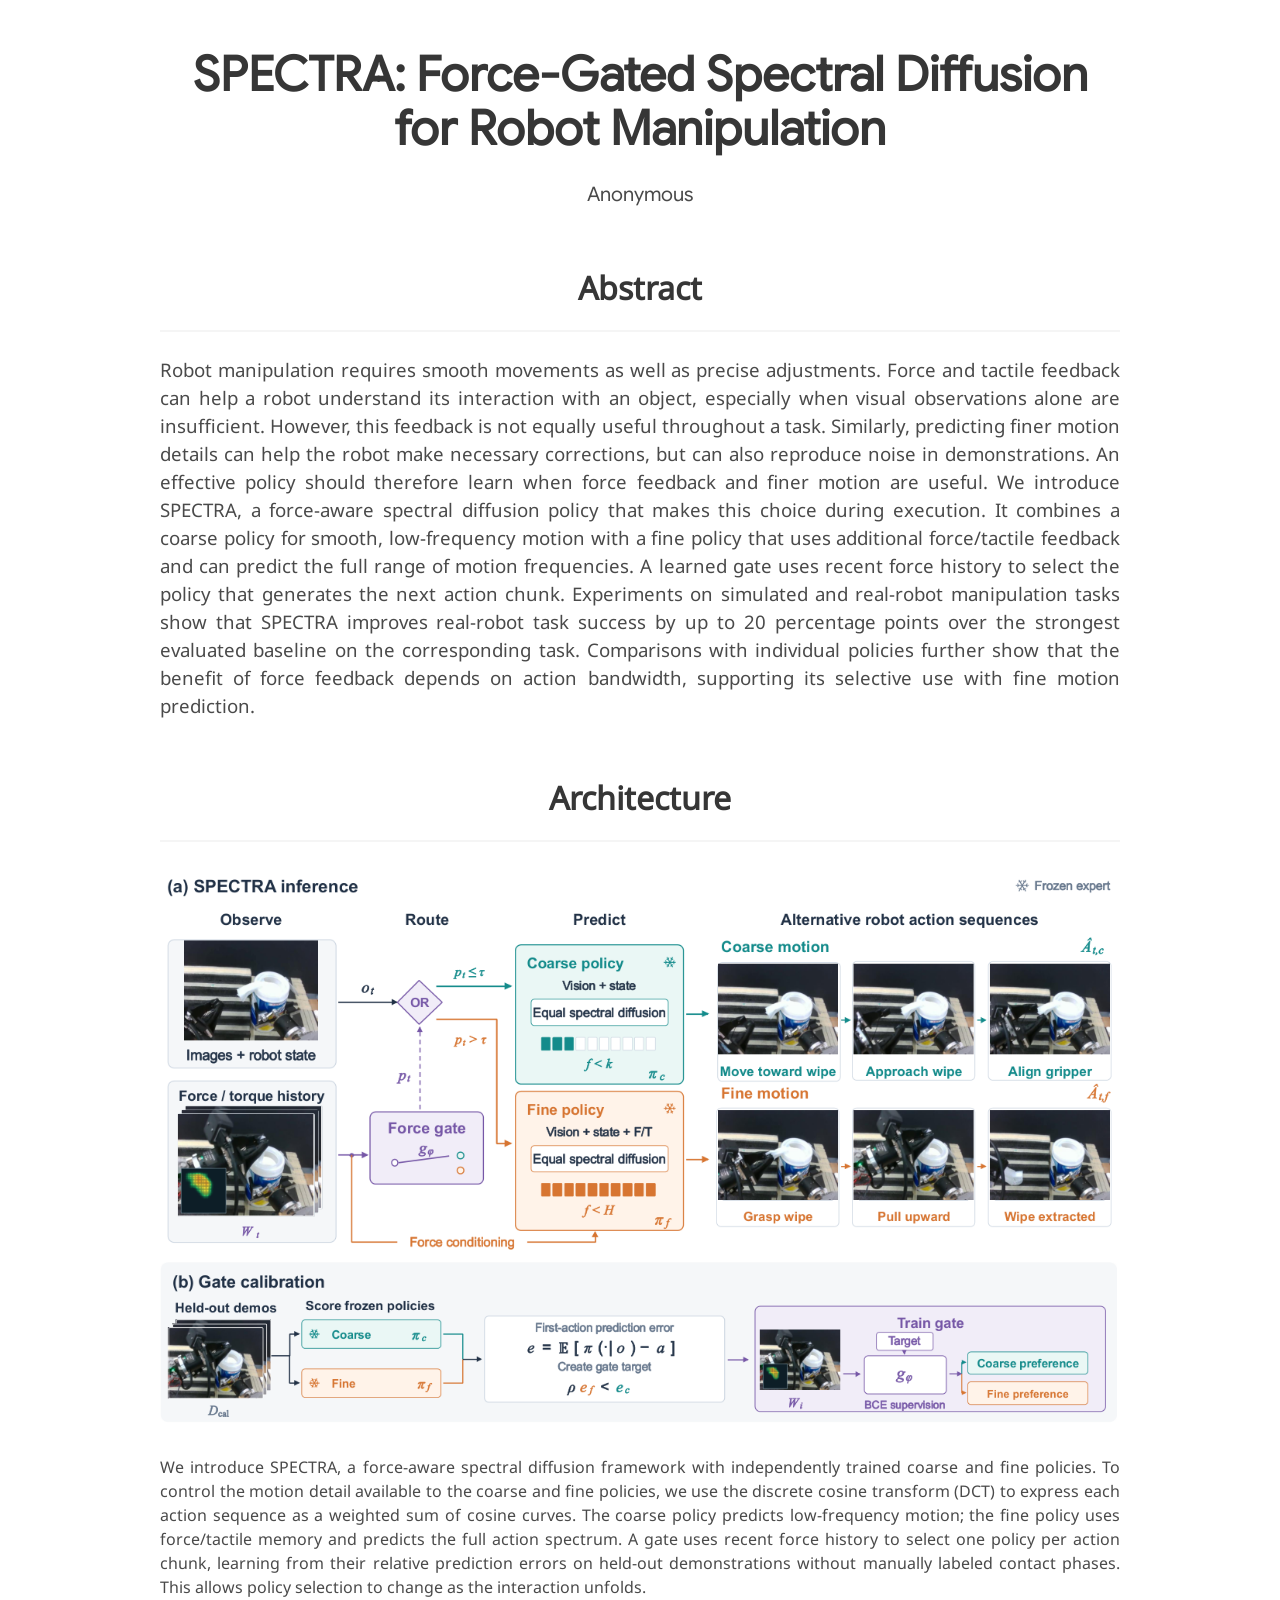
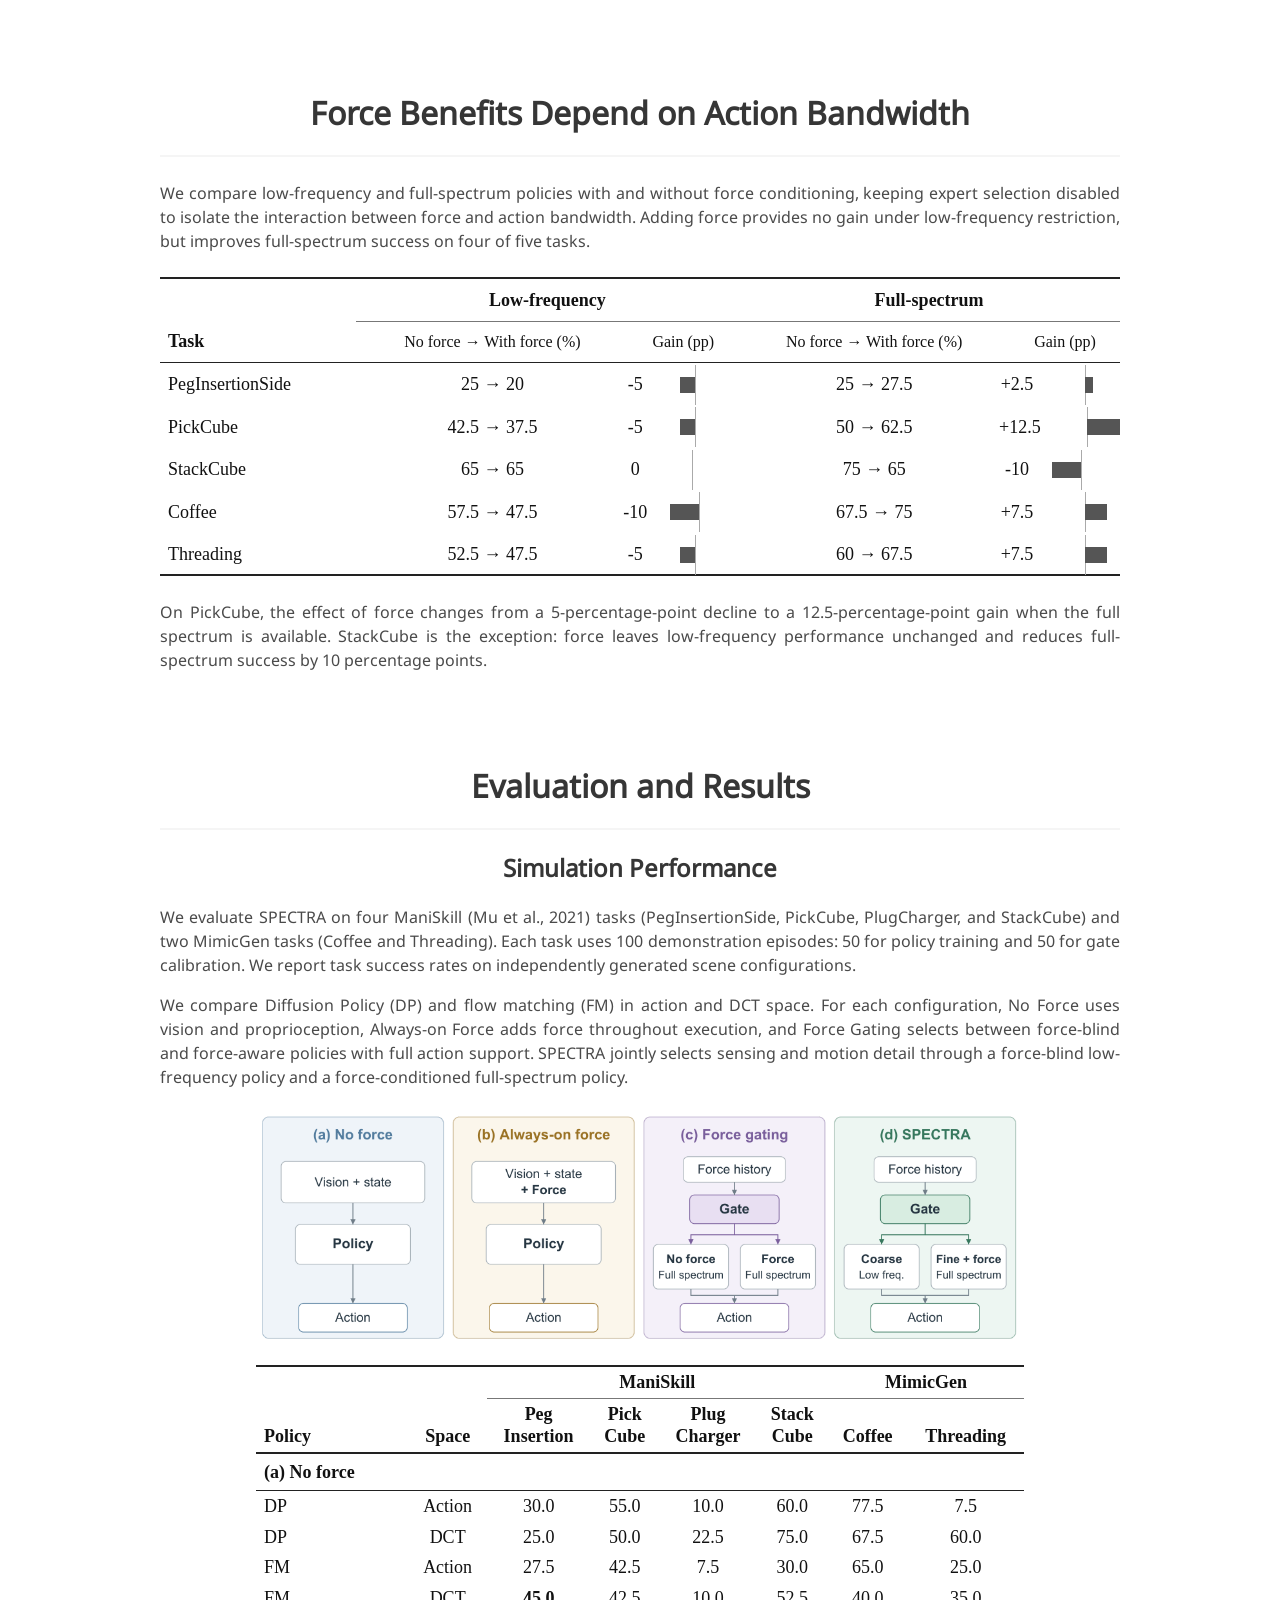
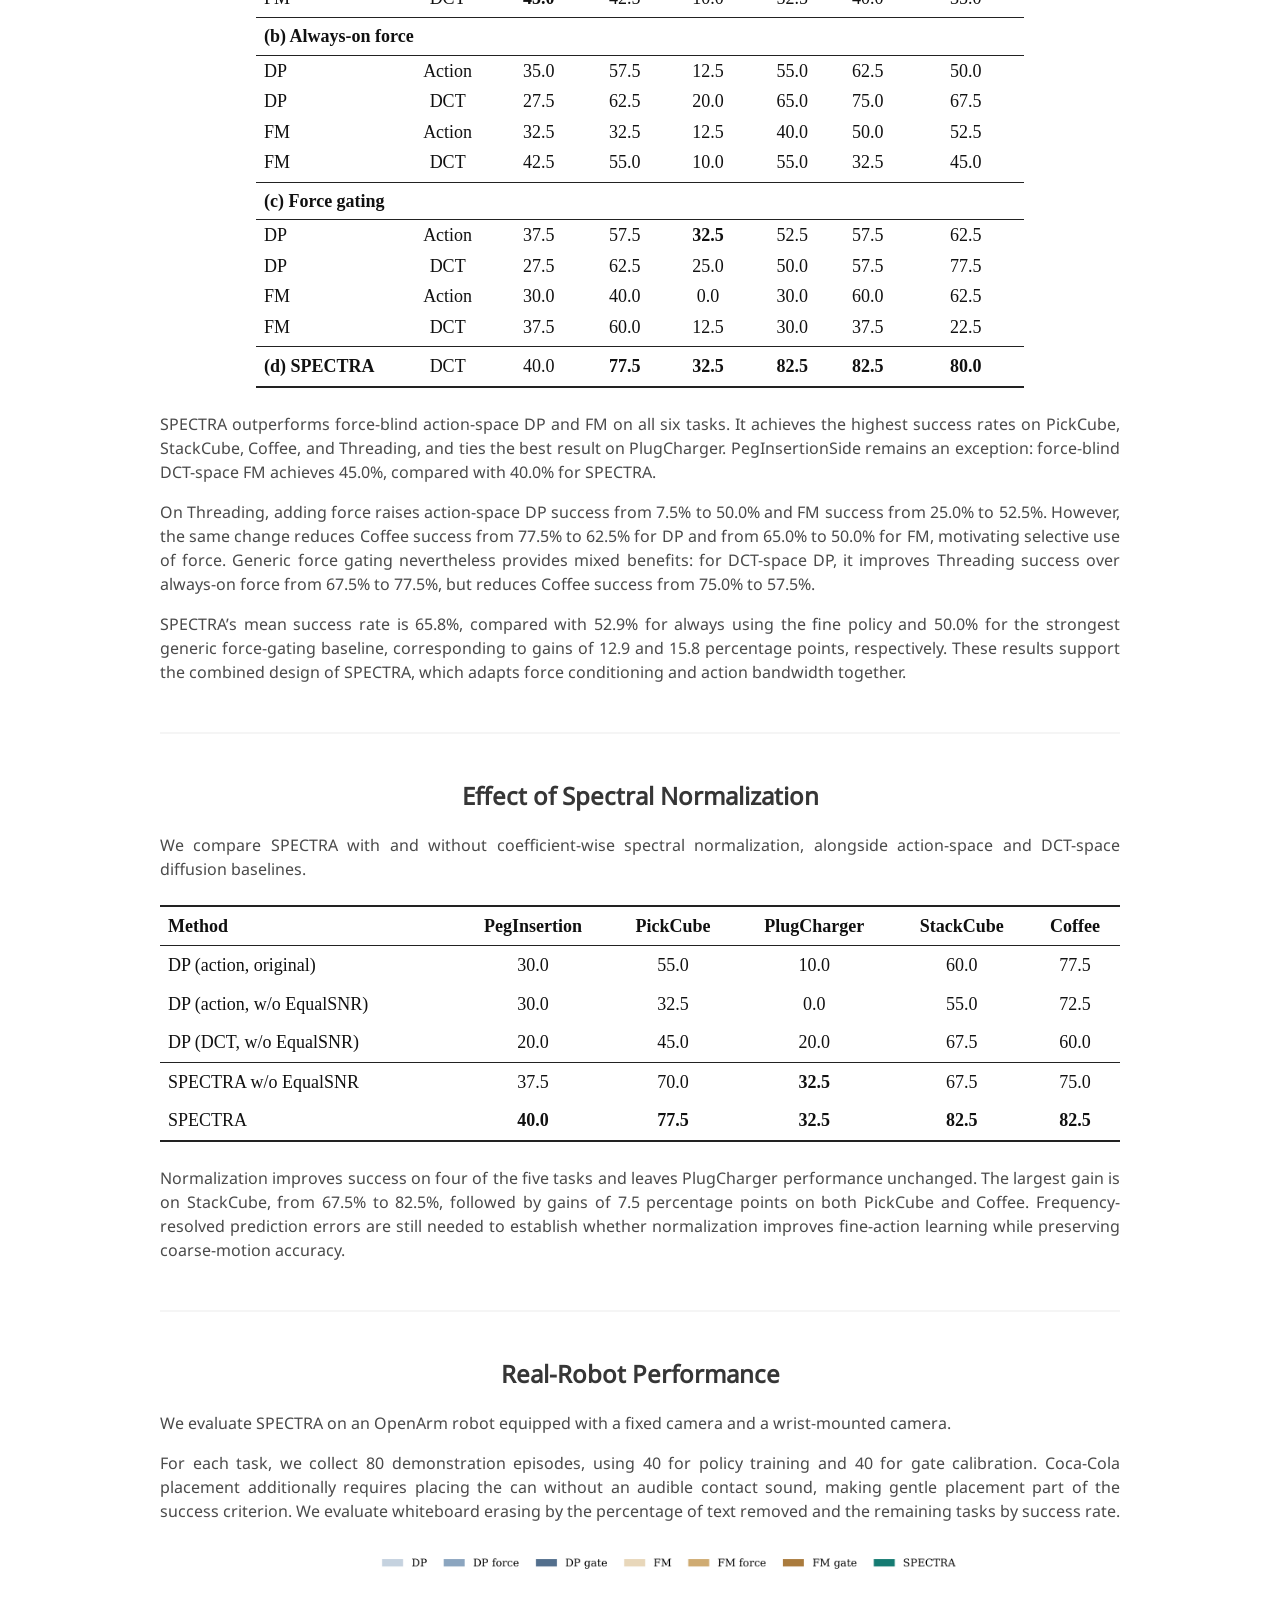
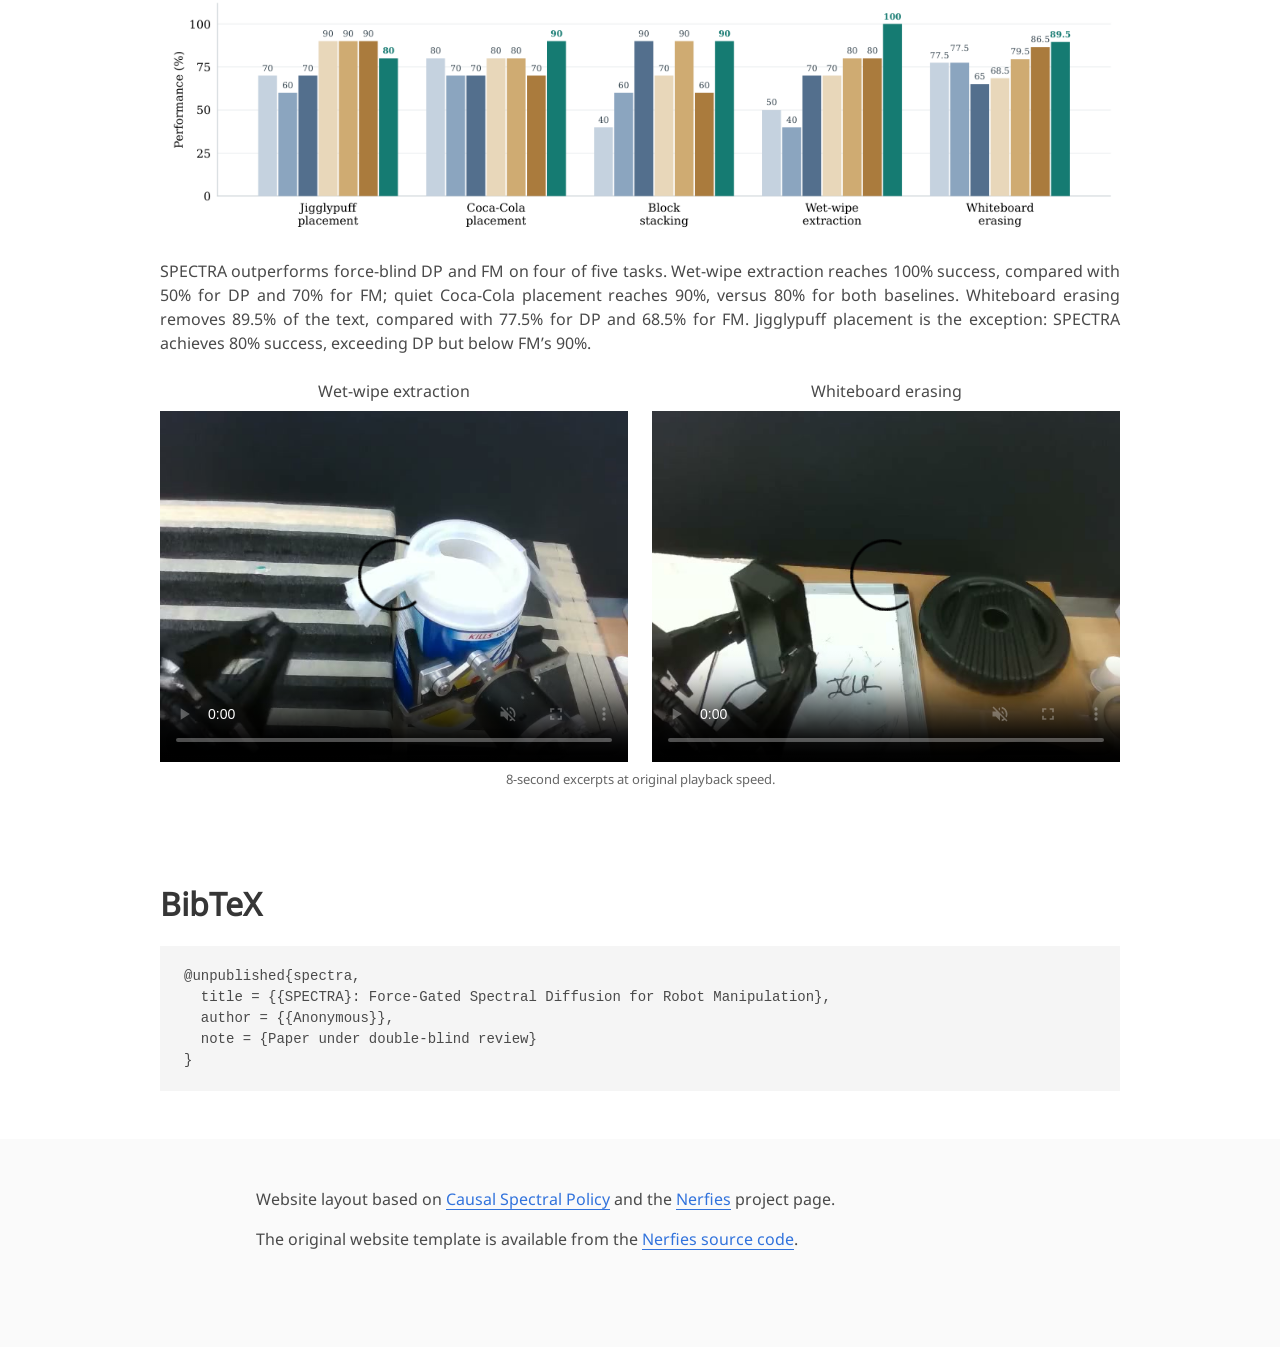
<file: site/index.html>
<!doctype html>
<html lang="en">
<head>
  <meta charset="utf-8">
  <meta name="viewport" content="width=device-width, initial-scale=1">
  <meta name="description" content="SPECTRA: Force-Gated Spectral Diffusion for Robot Manipulation. Anonymous.">
  <meta name="referrer" content="no-referrer">
  <title>SPECTRA: Force-Gated Spectral Diffusion for Robot Manipulation</title>
  <link rel="stylesheet" href="static/style.css">
  <script defer src="static/videos.js"></script>
</head>
<body>
  <a class="skip-link" href="#abstract">Skip to content</a>
  <header class="hero">
    <h1>SPECTRA: Force-Gated Spectral Diffusion for Robot Manipulation</h1>
    <p class="anonymous">Anonymous</p>
  </header>
  <main>
<section id="abstract" aria-labelledby="abstract-title">
<h2 id="abstract-title">Abstract</h2><hr>
<div class="section-body">
<p>Robot manipulation requires smooth movements as well as precise adjustments. Force and tactile feedback can help a robot understand its interaction with an object, especially when visual observations alone are insufficient. However, this feedback is not equally useful throughout a task. Similarly, predicting finer motion details can help the robot make necessary corrections, but can also reproduce noise in demonstrations. An effective policy should therefore learn when force feedback and finer motion are useful. We introduce SPECTRA, a force-aware spectral diffusion policy that makes this choice during execution. It combines a coarse policy for smooth, low-frequency motion with a fine policy that uses additional force/tactile feedback and can predict the full range of motion frequencies. A learned gate uses recent force history to select the policy that generates the next action chunk. Experiments on simulated and real-robot manipulation tasks show that SPECTRA improves real-robot task success by up to 20 percentage points over the strongest evaluated baseline on the corresponding task. Comparisons with individual policies further show that the benefit of force feedback depends on action bandwidth, supporting its selective use with fine motion prediction.</p>
</div>
</section>
<section id="architecture" aria-labelledby="architecture-title">
<h2 id="architecture-title">Architecture</h2><hr>
<div class="section-body">
<figure><img src="static/media/architecture.png" width="1239" height="729" alt="Figure 2: Inference and gate calibration in SPECTRA" loading="lazy" decoding="async"></figure>
<p>We introduce SPECTRA, a force-aware spectral diffusion framework with independently trained coarse and fine policies. To control the motion detail available to the coarse and fine policies, we use the discrete cosine transform (DCT) to express each action sequence as a weighted sum of cosine curves. The coarse policy predicts low-frequency motion; the fine policy uses force/tactile memory and predicts the full action spectrum. A gate uses recent force history to select one policy per action chunk, learning from their relative prediction errors on held-out demonstrations without manually labeled contact phases. This allows policy selection to change as the interaction unfolds.</p>
</div>
</section>
<section id="force-bandwidth" aria-labelledby="force-bandwidth-title">
<h2 id="force-bandwidth-title">Force Benefits Depend on Action Bandwidth</h2><hr>
<div class="section-body">
<p>We compare low-frequency and full-spectrum policies with and without force conditioning, keeping expert selection disabled to isolate the interaction between force and action bandwidth. Adding force provides no gain under low-frequency restriction, but improves full-spectrum success on four of five tasks.</p>
<figure class="force-bandwidth-table">
<div class="table-scroll" role="region" aria-label="Force feedback and action bandwidth results, scroll horizontally on small screens" tabindex="0">
<table class="results-table bandwidth-table">
<caption class="sr-only">Force benefits depend on action bandwidth</caption>
<colgroup span="1"></colgroup><colgroup span="2"></colgroup><colgroup span="2"></colgroup>
<thead><tr><th scope="col" rowspan="2">Task</th>
<th scope="colgroup" colspan="2">Low-frequency</th><th scope="colgroup" colspan="2">Full-spectrum</th></tr>
<tr><th scope="col">No force → With force (%)</th><th scope="col">Gain (pp)</th>
<th scope="col">No force → With force (%)</th><th scope="col">Gain (pp)</th></tr></thead><tbody>
<tr><th scope="row">PegInsertionSide</th>
<td>25 → 20</td>
<td><span class="gain-cell"><span>-5</span><span class="gain-track" aria-hidden="true"><span class="gain-bar" style="left: 33.3333%; width: 16.6667%"></span></span></span></td>
<td>25 → 27.5</td>
<td><span class="gain-cell"><span>+2.5</span><span class="gain-track" aria-hidden="true"><span class="gain-bar" style="left: 50%; width: 8.33333%"></span></span></span></td>
</tr>
<tr><th scope="row">PickCube</th>
<td>42.5 → 37.5</td>
<td><span class="gain-cell"><span>-5</span><span class="gain-track" aria-hidden="true"><span class="gain-bar" style="left: 33.3333%; width: 16.6667%"></span></span></span></td>
<td>50 → 62.5</td>
<td><span class="gain-cell"><span>+12.5</span><span class="gain-track" aria-hidden="true"><span class="gain-bar" style="left: 50%; width: 41.6667%"></span></span></span></td>
</tr>
<tr><th scope="row">StackCube</th>
<td>65 → 65</td>
<td><span class="gain-cell"><span>0</span><span class="gain-track" aria-hidden="true"><span class="gain-bar" style="left: 50%; width: 0%"></span></span></span></td>
<td>75 → 65</td>
<td><span class="gain-cell"><span>-10</span><span class="gain-track" aria-hidden="true"><span class="gain-bar" style="left: 16.6667%; width: 33.3333%"></span></span></span></td>
</tr>
<tr><th scope="row">Coffee</th>
<td>57.5 → 47.5</td>
<td><span class="gain-cell"><span>-10</span><span class="gain-track" aria-hidden="true"><span class="gain-bar" style="left: 16.6667%; width: 33.3333%"></span></span></span></td>
<td>67.5 → 75</td>
<td><span class="gain-cell"><span>+7.5</span><span class="gain-track" aria-hidden="true"><span class="gain-bar" style="left: 50%; width: 25%"></span></span></span></td>
</tr>
<tr><th scope="row">Threading</th>
<td>52.5 → 47.5</td>
<td><span class="gain-cell"><span>-5</span><span class="gain-track" aria-hidden="true"><span class="gain-bar" style="left: 33.3333%; width: 16.6667%"></span></span></span></td>
<td>60 → 67.5</td>
<td><span class="gain-cell"><span>+7.5</span><span class="gain-track" aria-hidden="true"><span class="gain-bar" style="left: 50%; width: 25%"></span></span></span></td>
</tr>
</tbody></table></div></figure>
<p>On PickCube, the effect of force changes from a 5-percentage-point decline to a 12.5-percentage-point gain when the full spectrum is available. StackCube is the exception: force leaves low-frequency performance unchanged and reduces full-spectrum success by 10 percentage points.</p>
</div>
</section>
<section id="experiments" aria-labelledby="experiments-title">
<h2 id="experiments-title">Evaluation and Results</h2><hr>
<div class="section-body">
<div id="simulation" class="evaluation-block" role="group" aria-labelledby="simulation-title">
<h3 id="simulation-title">Simulation Performance</h3>
<p>We evaluate SPECTRA on four ManiSkill (Mu et al., 2021) tasks (PegInsertionSide, PickCube, PlugCharger, and StackCube) and two MimicGen tasks (Coffee and Threading). Each task uses 100 demonstration episodes: 50 for policy training and 50 for gate calibration. We report task success rates on independently generated scene configurations.</p>
<p>We compare Diffusion Policy (DP) and flow matching (FM) in action and DCT space. For each configuration, No Force uses vision and proprioception, Always-on Force adds force throughout execution, and Force Gating selects between force-blind and force-aware policies with full action support. SPECTRA jointly selects sensing and motion detail through a force-blind low-frequency policy and a force-conditioned full-spectrum policy.</p>
<figure><img src="static/media/policy-architectures.png" width="1191" height="354" alt="(a) No force; (b) Always-on force; (c) Force gating; (d) SPECTRA" loading="lazy" decoding="async"></figure>
<figure class="simulation-table">
<div class="table-scroll" role="region" aria-label="Simulation success rates, scroll horizontally on small screens" tabindex="0">
<table class="results-table">
<caption class="sr-only">Table 1: Policy architectures and simulation success rates (%)</caption>
<colgroup span="2"></colgroup><colgroup span="4"></colgroup><colgroup span="2"></colgroup>
<thead><tr><th scope="col" rowspan="2">Policy</th><th scope="col" rowspan="2">Space</th>
<th scope="colgroup" colspan="4">ManiSkill</th><th scope="colgroup" colspan="2">MimicGen</th></tr><tr>
<th scope="col">Peg<br>Insertion</th>
<th scope="col">Pick<br>Cube</th>
<th scope="col">Plug<br>Charger</th>
<th scope="col">Stack<br>Cube</th>
<th scope="col">Coffee</th>
<th scope="col">Threading</th>
</tr></thead>
<tbody class="no-force">
<tr class="group-heading"><th scope="rowgroup" colspan="8">(a) No force</th></tr>
<tr><th scope="row">DP</th><td>Action</td>
<td>30.0</td>
<td>55.0</td>
<td>10.0</td>
<td>60.0</td>
<td>77.5</td>
<td>7.5</td>
</tr>
<tr><th scope="row">DP</th><td>DCT</td>
<td>25.0</td>
<td>50.0</td>
<td>22.5</td>
<td>75.0</td>
<td>67.5</td>
<td>60.0</td>
</tr>
<tr><th scope="row">FM</th><td>Action</td>
<td>27.5</td>
<td>42.5</td>
<td>7.5</td>
<td>30.0</td>
<td>65.0</td>
<td>25.0</td>
</tr>
<tr><th scope="row">FM</th><td>DCT</td>
<td><strong>45.0</strong></td>
<td>42.5</td>
<td>10.0</td>
<td>52.5</td>
<td>40.0</td>
<td>35.0</td>
</tr>
</tbody>
<tbody class="always-force">
<tr class="group-heading"><th scope="rowgroup" colspan="8">(b) Always-on force</th></tr>
<tr><th scope="row">DP</th><td>Action</td>
<td>35.0</td>
<td>57.5</td>
<td>12.5</td>
<td>55.0</td>
<td>62.5</td>
<td>50.0</td>
</tr>
<tr><th scope="row">DP</th><td>DCT</td>
<td>27.5</td>
<td>62.5</td>
<td>20.0</td>
<td>65.0</td>
<td>75.0</td>
<td>67.5</td>
</tr>
<tr><th scope="row">FM</th><td>Action</td>
<td>32.5</td>
<td>32.5</td>
<td>12.5</td>
<td>40.0</td>
<td>50.0</td>
<td>52.5</td>
</tr>
<tr><th scope="row">FM</th><td>DCT</td>
<td>42.5</td>
<td>55.0</td>
<td>10.0</td>
<td>55.0</td>
<td>32.5</td>
<td>45.0</td>
</tr>
</tbody>
<tbody class="force-gating">
<tr class="group-heading"><th scope="rowgroup" colspan="8">(c) Force gating</th></tr>
<tr><th scope="row">DP</th><td>Action</td>
<td>37.5</td>
<td>57.5</td>
<td><strong>32.5</strong></td>
<td>52.5</td>
<td>57.5</td>
<td>62.5</td>
</tr>
<tr><th scope="row">DP</th><td>DCT</td>
<td>27.5</td>
<td>62.5</td>
<td>25.0</td>
<td>50.0</td>
<td>57.5</td>
<td>77.5</td>
</tr>
<tr><th scope="row">FM</th><td>Action</td>
<td>30.0</td>
<td>40.0</td>
<td>0.0</td>
<td>30.0</td>
<td>60.0</td>
<td>62.5</td>
</tr>
<tr><th scope="row">FM</th><td>DCT</td>
<td>37.5</td>
<td>60.0</td>
<td>12.5</td>
<td>30.0</td>
<td>37.5</td>
<td>22.5</td>
</tr>
</tbody>
<tbody class="spectra">
<tr><th scope="row">(d) SPECTRA</th><td>DCT</td>
<td>40.0</td>
<td><strong>77.5</strong></td>
<td><strong>32.5</strong></td>
<td><strong>82.5</strong></td>
<td><strong>82.5</strong></td>
<td><strong>80.0</strong></td>
</tr>
</tbody>
</table></div></figure>
<p>SPECTRA outperforms force-blind action-space DP and FM on all six tasks. It achieves the highest success rates on PickCube, StackCube, Coffee, and Threading, and ties the best result on PlugCharger. PegInsertionSide remains an exception: force-blind DCT-space FM achieves 45.0%, compared with 40.0% for SPECTRA.</p>
<p>On Threading, adding force raises action-space DP success from 7.5% to 50.0% and FM success from 25.0% to 52.5%. However, the same change reduces Coffee success from 77.5% to 62.5% for DP and from 65.0% to 50.0% for FM, motivating selective use of force. Generic force gating nevertheless provides mixed benefits: for DCT-space DP, it improves Threading success over always-on force from 67.5% to 77.5%, but reduces Coffee success from 75.0% to 57.5%.</p>
<p>SPECTRA’s mean success rate is 65.8%, compared with 52.9% for always using the fine policy and 50.0% for the strongest generic force-gating baseline, corresponding to gains of 12.9 and 15.8 percentage points, respectively. These results support the combined design of SPECTRA, which adapts force conditioning and action bandwidth together.</p>
</div>
<div id="spectral-normalization" class="evaluation-block" role="group" aria-labelledby="spectral-normalization-title">
<h3 id="spectral-normalization-title">Effect of Spectral Normalization</h3>
<p>We compare SPECTRA with and without coefficient-wise spectral normalization, alongside action-space and DCT-space diffusion baselines.</p>
<figure class="normalization-results">
<div class="table-scroll" role="region" aria-label="Spectral normalization success rates, scroll horizontally on small screens" tabindex="0">
<table class="results-table normalization-table">
<caption class="sr-only">Effect of spectral signal-to-noise balancing: task success (%)</caption>
<thead><tr>
<th scope="col">Method</th>
<th scope="col">PegInsertion</th>
<th scope="col">PickCube</th>
<th scope="col">PlugCharger</th>
<th scope="col">StackCube</th>
<th scope="col">Coffee</th>
</tr></thead><tbody>
<tr><th scope="row">DP (action, original)</th>
<td>30.0</td>
<td>55.0</td>
<td>10.0</td>
<td>60.0</td>
<td>77.5</td>
</tr>
<tr><th scope="row">DP (action, w/o EqualSNR)</th>
<td>30.0</td>
<td>32.5</td>
<td>0.0</td>
<td>55.0</td>
<td>72.5</td>
</tr>
<tr><th scope="row">DP (DCT, w/o EqualSNR)</th>
<td>20.0</td>
<td>45.0</td>
<td>20.0</td>
<td>67.5</td>
<td>60.0</td>
</tr>
<tr class="normalization-variant"><th scope="row">SPECTRA w/o EqualSNR</th>
<td>37.5</td>
<td>70.0</td>
<td><strong>32.5</strong></td>
<td>67.5</td>
<td>75.0</td>
</tr>
<tr class="normalization-variant"><th scope="row">SPECTRA</th>
<td><strong>40.0</strong></td>
<td><strong>77.5</strong></td>
<td><strong>32.5</strong></td>
<td><strong>82.5</strong></td>
<td><strong>82.5</strong></td>
</tr>
</tbody></table></div></figure>
<p>Normalization improves success on four of the five tasks and leaves PlugCharger performance unchanged. The largest gain is on StackCube, from 67.5% to 82.5%, followed by gains of 7.5 percentage points on both PickCube and Coffee. Frequency-resolved prediction errors are still needed to establish whether normalization improves fine-action learning while preserving coarse-motion accuracy.</p>
</div>
<div id="real-robot" class="evaluation-block" role="group" aria-labelledby="real-robot-title">
<h3 id="real-robot-title">Real-Robot Performance</h3>
<p>We evaluate SPECTRA on an OpenArm robot equipped with a fixed camera and a wrist-mounted camera.</p>
<p>For each task, we collect 80 demonstration episodes, using 40 for policy training and 40 for gate calibration. Coca-Cola placement additionally requires placing the can without an audible contact sound, making gentle placement part of the success criterion. We evaluate whiteboard erasing by the percentage of text removed and the remaining tasks by success rate.</p>
<figure><img src="static/media/real-robot-results.png" width="1188" height="357" alt="Figure 5: Real-robot performance" loading="lazy" decoding="async"></figure>
<p>SPECTRA outperforms force-blind DP and FM on four of five tasks. Wet-wipe extraction reaches 100% success, compared with 50% for DP and 70% for FM; quiet Coca-Cola placement reaches 90%, versus 80% for both baselines. Whiteboard erasing removes 89.5% of the text, compared with 77.5% for DP and 68.5% for FM. Jigglypuff placement is the exception: SPECTRA achieves 80% success, exceeding DP but below FM’s 90%.</p>
<div class="task-videos" aria-label="Real-robot task excerpts">
  <figure class="task-video">
    <figcaption id="wipe-video-title">Wet-wipe extraction</figcaption>
    <video width="640" height="480" controls muted loop playsinline preload="none" data-play-in-view poster="static/videos/wipe-extraction.jpg" aria-labelledby="wipe-video-title">
      <source src="static/videos/wipe-extraction.mp4" type="video/mp4">
      Your browser does not support embedded video.
    </video>
  </figure>
  <figure class="task-video">
    <figcaption id="whiteboard-video-title">Whiteboard erasing</figcaption>
    <video width="640" height="480" controls muted loop playsinline preload="none" data-play-in-view poster="static/videos/whiteboard-erasing.jpg" aria-labelledby="whiteboard-video-title">
      <source src="static/videos/whiteboard-erasing.mp4" type="video/mp4">
      Your browser does not support embedded video.
    </video>
  </figure>
</div>
<p class="video-note">8-second excerpts at original playback speed.</p>
</div>
</div>
</section>
<section id="BibTeX" aria-labelledby="bibtex-title">
  <h2 id="bibtex-title">BibTeX</h2>
  <pre><code>@unpublished{spectra,
  title = {{SPECTRA}: Force-Gated Spectral Diffusion for Robot Manipulation},
  author = {{Anonymous}},
  note = {Paper under double-blind review}
}</code></pre>
</section>
</main>

<footer class="footer">
  <div class="footer-content">
    <p>Website layout based on <a href="https://causal-spectral-policies.github.io/">Causal Spectral Policy</a> and the <a href="https://nerfies.github.io/">Nerfies</a> project page.</p>
    <p>The original website template is available from the <a href="https://github.com/nerfies/nerfies.github.io">Nerfies source code</a>.</p>
  </div>
</footer>
</body>
</html>
</file>
<file: site/static/style.css>
@font-face {
  font-family: 'Google Sans';
  font-style: normal;
  font-weight: 400;
  font-display: swap;
  src: url('fonts/google-sans.ttf') format('truetype');
}
@font-face {
  font-family: 'Noto Sans';
  font-style: normal;
  font-weight: 400;
  font-display: swap;
  src: url('fonts/noto-sans.ttf') format('truetype');
}
:root { color-scheme: light; }
* { box-sizing: border-box; }
body { margin: 0; background: #fff; color: #4a4a4a; font: 16px/1.5 'Noto Sans', sans-serif; -webkit-font-smoothing: antialiased; }
a { color: #3273dc; text-underline-offset: 4px; }
a:focus-visible { outline: 3px solid #3273dc; outline-offset: 5px; }
.skip-link { position: absolute; top: -80px; left: 16px; padding: 12px; background: #fff; z-index: 5; }
.skip-link:focus { top: 12px; }
.hero { max-width: 1008px; margin: 0 auto; padding: 48px 24px; text-align: center; }
h1 { margin: 0 0 24px; color: #363636; font-family: 'Google Sans', sans-serif; font-size: 48px; font-weight: 600; line-height: 1.125; }
.anonymous { margin: 0; font-family: 'Google Sans', sans-serif; font-size: 20px; line-height: 1.5; text-align: center; }
section { max-width: 1008px; margin: 0 auto; padding: 48px 24px; }
#abstract { padding-top: 12px; padding-bottom: 12px; font-size: 14pt; }
h2 { margin: 0 0 24px; color: #363636; font-size: 32px; font-weight: 600; line-height: 1.125; text-align: center; }
hr { height: 2px; margin: 24px 0; border: 0; background: #f5f5f5; }
h3 { margin: 32px 0 24px; color: #363636; font-size: 24px; font-weight: 600; line-height: 1.125; text-align: center; }
h3:first-child { margin-top: 0; }
p { margin: 0 0 16px; text-align: justify; }
p:last-child { margin-bottom: 0; }
ul { margin: 0 0 24px; padding-left: 24px; }
li { margin-bottom: 8px; }
figure { margin: 24px 0; text-align: center; }
figure:last-child { margin-bottom: 0; }
figure img { display: block; width: 100%; height: auto; margin: 0 auto; }
figcaption { margin: 12px 0 0; font-size: 14px; line-height: 1.5; text-align: justify; }
#simulation figure { width: 80%; margin-inline: auto; }
.sr-only { position: absolute; width: 1px; height: 1px; padding: 0; margin: -1px; overflow: hidden; clip-path: inset(50%); white-space: nowrap; border: 0; }
.table-scroll { overflow-x: auto; }
.table-scroll:focus-visible { outline: 3px solid #222; outline-offset: 4px; }
.results-table { width: 100%; min-width: 640px; border-collapse: collapse; border-top: 2px solid #222; border-bottom: 2px solid #222; color: #111; background: #fff; font: 18px/1.25 'Times New Roman', Times, serif; font-variant-numeric: tabular-nums; }
.results-table th, .results-table td { padding: 4px 8px; text-align: center; white-space: nowrap; }
.results-table thead th { vertical-align: bottom; }
.results-table thead tr:last-child th { border-top: 1px solid #777; }
.results-table thead { border-bottom: 1px solid #222; }
.results-table th:first-child { text-align: left; }
.results-table thead tr:last-child th:first-child { text-align: center; }
.results-table tbody th[scope="row"] { font-weight: 400; }
.results-table .group-heading th { padding-block: 7px; border-top: 1px solid #222; border-bottom: 1px solid #222; }
.results-table tbody tr:last-child > * { padding-bottom: 8px; }
.results-table .spectra { border-top: 1px solid #222; }
.results-table .spectra th[scope="row"] { font-weight: 700; }
.results-table .spectra tr > * { padding-top: 8px; }
.bandwidth-table { min-width: 780px; }
.bandwidth-table th, .bandwidth-table td { padding: 10px 8px; }
.bandwidth-table thead tr:last-child th { font-size: 16px; font-weight: 400; }
.gain-cell { display: flex; align-items: center; justify-content: center; gap: 8px; }
.gain-cell > span:first-child { width: 4ch; text-align: right; }
.gain-track { position: relative; display: block; flex: 0 0 88px; height: 20px; }
.gain-track::before { content: ''; position: absolute; left: 50%; top: -10px; bottom: -10px; border-left: 1px solid #aaa; }
.gain-bar { position: absolute; top: 2px; bottom: 2px; background: #555; }
.evaluation-block + .evaluation-block { margin-top: 48px; padding-top: 48px; border-top: 2px solid #f5f5f5; }
.normalization-table { min-width: 740px; }
.normalization-table th, .normalization-table td { padding: 8px; }
.normalization-table thead tr:last-child th:first-child { text-align: left; }
.normalization-variant:first-child, tr:not(.normalization-variant) + .normalization-variant { border-top: 1px solid #222; }
.equation { margin: 24px 0; overflow-x: auto; overflow-y: hidden; padding: 8px 2px; }
.equation .katex-display { margin: 0; }
#BibTeX h2 { text-align: left; }
#BibTeX pre { margin: 0; padding: 20px 24px; overflow-x: auto; background: #f5f5f5; color: #4a4a4a; font: 14px/1.5 monospace; white-space: pre; tab-size: 2; }
#BibTeX code { font: inherit; }
.footer { padding: 48px 24px 96px; background: #fafafa; }
.footer-content { max-width: 768px; margin: 0 auto; }
.footer-content p { text-align: left; }
@media (max-width: 600px) {
  .hero { padding: 40px 24px; }
  h1 { font-size: 32px; }
  h2 { font-size: 28px; }
  section { padding: 36px 24px; }
  #abstract { font-size: 17px; }
  p, figcaption { text-align: left; }
  #simulation figure { width: 100%; }
  .equation .katex-display { min-width: 700px; }
}
@media print {
  .skip-link, .footer { display: none; }
  .hero, section { padding: 20px 0; }
  h1 { font-size: 28px; }
  figure { break-inside: avoid; }
}

/* One restrained pair of task excerpts, following the reference's video layout. */
.task-videos { display: grid; grid-template-columns: repeat(2, minmax(0, 1fr)); gap: 24px; margin: 24px 0 8px; }
.task-videos .task-video { margin: 0; min-width: 0; }
.task-video figcaption { margin: 0 0 8px; font-size: 16px; text-align: center; }
.task-video video { display: block; width: 100%; height: auto; aspect-ratio: 4 / 3; background: #000; }
.video-note { margin: 8px 0 24px; font-size: 13px; text-align: center; color: #666; }
@media (max-width: 600px) { .task-videos { grid-template-columns: 1fr; gap: 20px; } }
@media print { .task-videos, .video-note { display: none; } }
</file>
